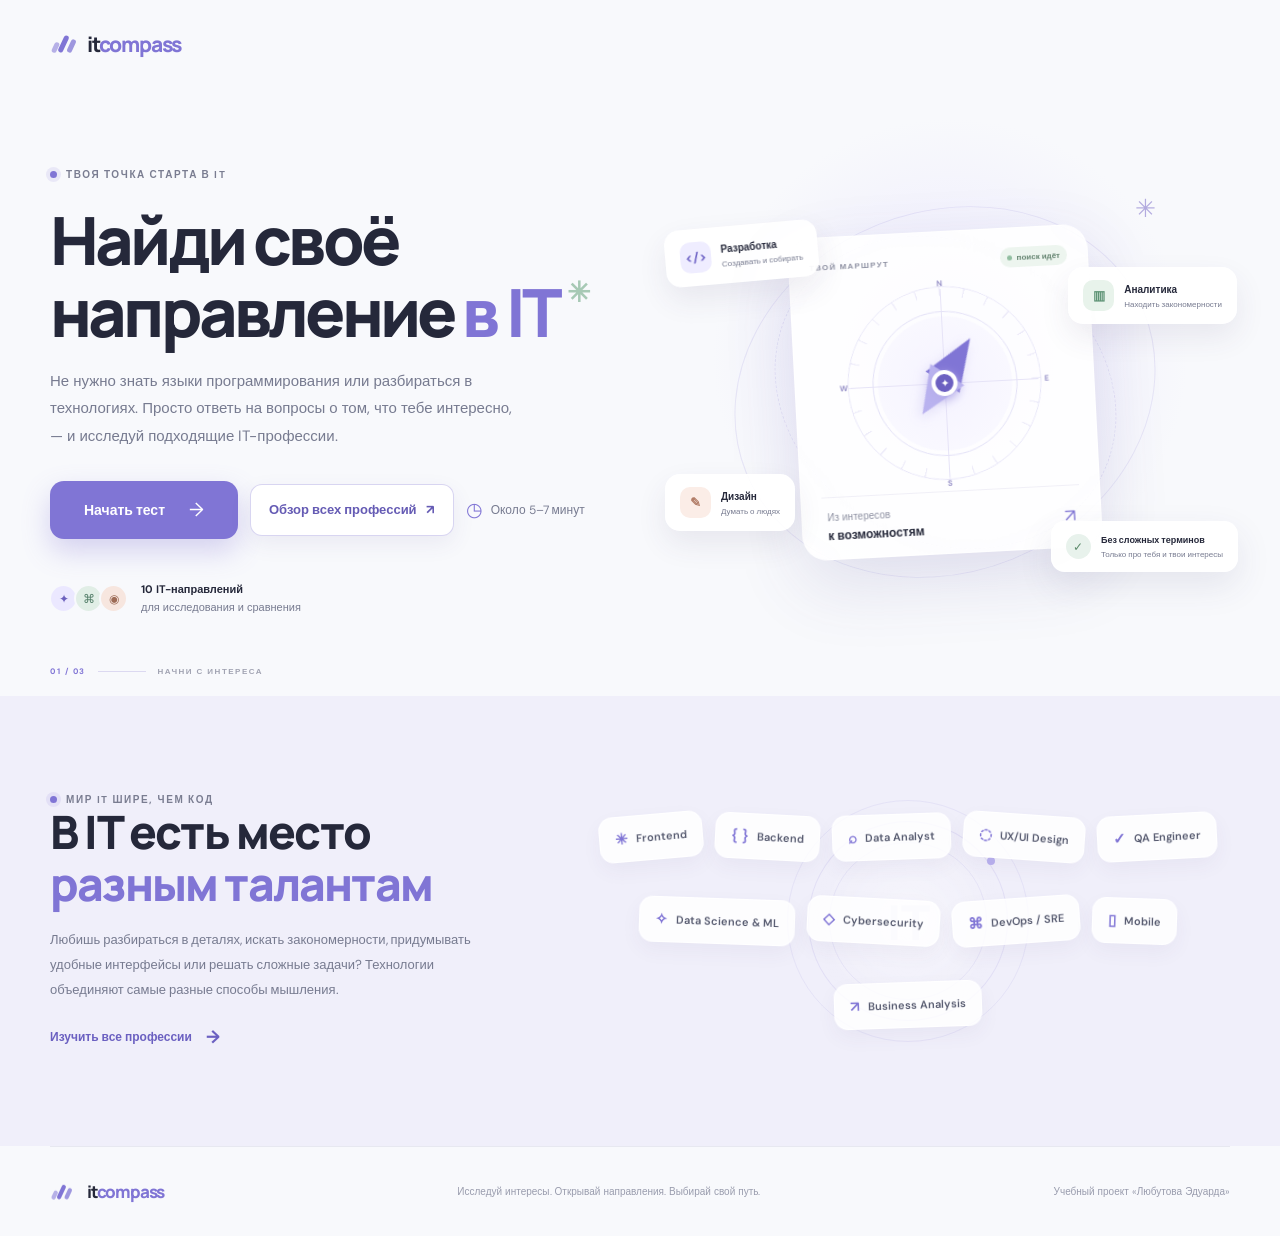
<file: index.html>
<!DOCTYPE html>
<html lang="ru">
<head>
  <meta charset="UTF-8">
  <meta name="viewport" content="width=device-width, initial-scale=1.0">
  <meta name="description" content="IT Compass — небольшой тест, который поможет исследовать IT-направления и найти те, что ближе вашим интересам.">
  <title>IT Compass — найди своё направление в IT</title>
  <link rel="stylesheet" href="css/style.css">
  <link rel="stylesheet" href="css/mobile.css">
  <script src="js/app.js" defer></script>
</head>
<body>
  <header class="site-header">
    <a class="brand" href="#start" aria-label="IT Compass — на главный экран">
      <span class="brand-mark" aria-hidden="true"><span></span><span></span><span></span></span>
      <span>it<span class="brand-accent">compass</span></span>
    </a>
  </header>

  <main>
    <section class="hero" id="start">
      <div class="hero-copy">
        <div class="eyebrow"><span class="eyebrow-dot"></span> ТВОЯ ТОЧКА СТАРТА В IT</div>
        <h1>Найди своё<br>направление <span class="headline-accent">в IT<span class="sparkle" aria-hidden="true">✳</span></span></h1>
        <p class="hero-description">Не нужно знать языки программирования или разбираться в технологиях. Просто ответь на вопросы о том, что тебе интересно, — и исследуй подходящие IT-профессии.</p>
        <div class="hero-actions">
          <a class="button button-primary" href="quiz.html" id="start-test-button">Начать тест <span aria-hidden="true">→</span></a>
          <a class="button button-catalog" href="professions.html">Обзор всех профессий <span aria-hidden="true">↗</span></a>
          <span class="time-note"><span class="clock-icon" aria-hidden="true">◷</span> Около 5–7 минут</span>
        </div>
        <div class="hero-proof">
          <div class="avatar-stack" aria-hidden="true"><span>✦</span><span>⌘</span><span>◉</span></div>
          <p><strong>10 IT-направлений</strong><br><span>для исследования и сравнения</span></p>
        </div>
      </div>

      <div class="hero-art" aria-label="Иллюстрация с карточками IT-направлений">
        <div class="art-orbit orbit-one"></div>
        <div class="art-orbit orbit-two"></div>
        <div class="art-spark spark-one">✳</div>
        <div class="art-spark spark-two">✦</div>
        <div class="art-chip chip-code"><span class="chip-icon code-icon">&lt;/&gt;</span><span><strong>Разработка</strong><small>Создавать и собирать</small></span></div>
        <div class="art-chip chip-data"><span class="chip-icon data-icon">▥</span><span><strong>Аналитика</strong><small>Находить закономерности</small></span></div>
        <div class="art-chip chip-design"><span class="chip-icon design-icon">✎</span><span><strong>Дизайн</strong><small>Думать о людях</small></span></div>
        <div class="compass-card">
          <div class="compass-card-top"><span class="tiny-label">ТВОЙ МАРШРУТ</span><span class="status-pill"><span></span> поиск идёт</span></div>
          <div class="compass-visual">
            <div class="compass-ring ring-outer"></div>
            <div class="compass-ring ring-inner"></div>
            <div class="compass-cross cross-h"></div>
            <div class="compass-cross cross-v"></div>
            <div class="compass-needle"><span></span></div>
            <div class="compass-center">✦</div>
            <span class="compass-point point-n">N</span><span class="compass-point point-e">E</span>
            <span class="compass-point point-s">S</span><span class="compass-point point-w">W</span>
          </div>
          <div class="compass-card-bottom"><span>Из интересов</span><span class="bottom-arrow">↗</span><strong>к возможностям</strong></div>
        </div>
        <div class="floating-note"><span class="note-check">✓</span><span><strong>Без сложных терминов</strong><small>Только про тебя и твои интересы</small></span></div>
      </div>
      <div class="hero-bottom-label"><span>01 / 03</span><span class="label-line"></span><span>НАЧНИ С ИНТЕРЕСА</span></div>
    </section>



    <section class="directions-section" id="directions">
      <div class="section-shell directions-inner">
        <div class="directions-copy">
          <div class="eyebrow"><span class="eyebrow-dot"></span> МИР IT ШИРЕ, ЧЕМ КОД</div>
          <h2>В IT есть место<br><span class="headline-accent">разным талантам</span></h2>
          <p>Любишь разбираться в деталях, искать закономерности, придумывать удобные интерфейсы или решать сложные задачи? Технологии объединяют самые разные способы мышления.</p>
          <a class="text-link" href="professions.html">Изучить все профессии <span aria-hidden="true">→</span></a>
        </div>
        <div class="direction-cloud" aria-label="Примеры IT-направлений">
          <span class="direction-tag tag-frontend"><i>✳</i> Frontend</span>
          <span class="direction-tag tag-backend"><i>{ }</i> Backend</span>
          <span class="direction-tag tag-analytics"><i>⌕</i> Data Analyst</span>
          <span class="direction-tag tag-ux"><i>◌</i> UX/UI Design</span>
          <span class="direction-tag tag-qa"><i>✓</i> QA Engineer</span>
          <span class="direction-tag tag-ml"><i>✧</i> Data Science & ML</span>
          <span class="direction-tag tag-security"><i>◇</i> Cybersecurity</span>
          <span class="direction-tag tag-devops"><i>⌘</i> DevOps / SRE</span>
          <span class="direction-tag tag-mobile"><i>▯</i> Mobile</span>
          <span class="direction-tag tag-business"><i>↗</i> Business Analysis</span>
          <div class="cloud-orb" aria-hidden="true"><span>IT</span><i></i></div>
        </div>
      </div>
    </section>


  </main>

  <footer class="site-footer">
    <a class="brand footer-brand" href="#start"><span class="brand-mark" aria-hidden="true"><span></span><span></span><span></span></span><span>it<span class="brand-accent">compass</span></span></a>
    <p>Исследуй интересы. Открывай направления. Выбирай свой путь.</p>
    <span class="footer-note">Учебный проект «Любутова Эдуарда»</span>
  </footer>
</body>
</html>
</file>
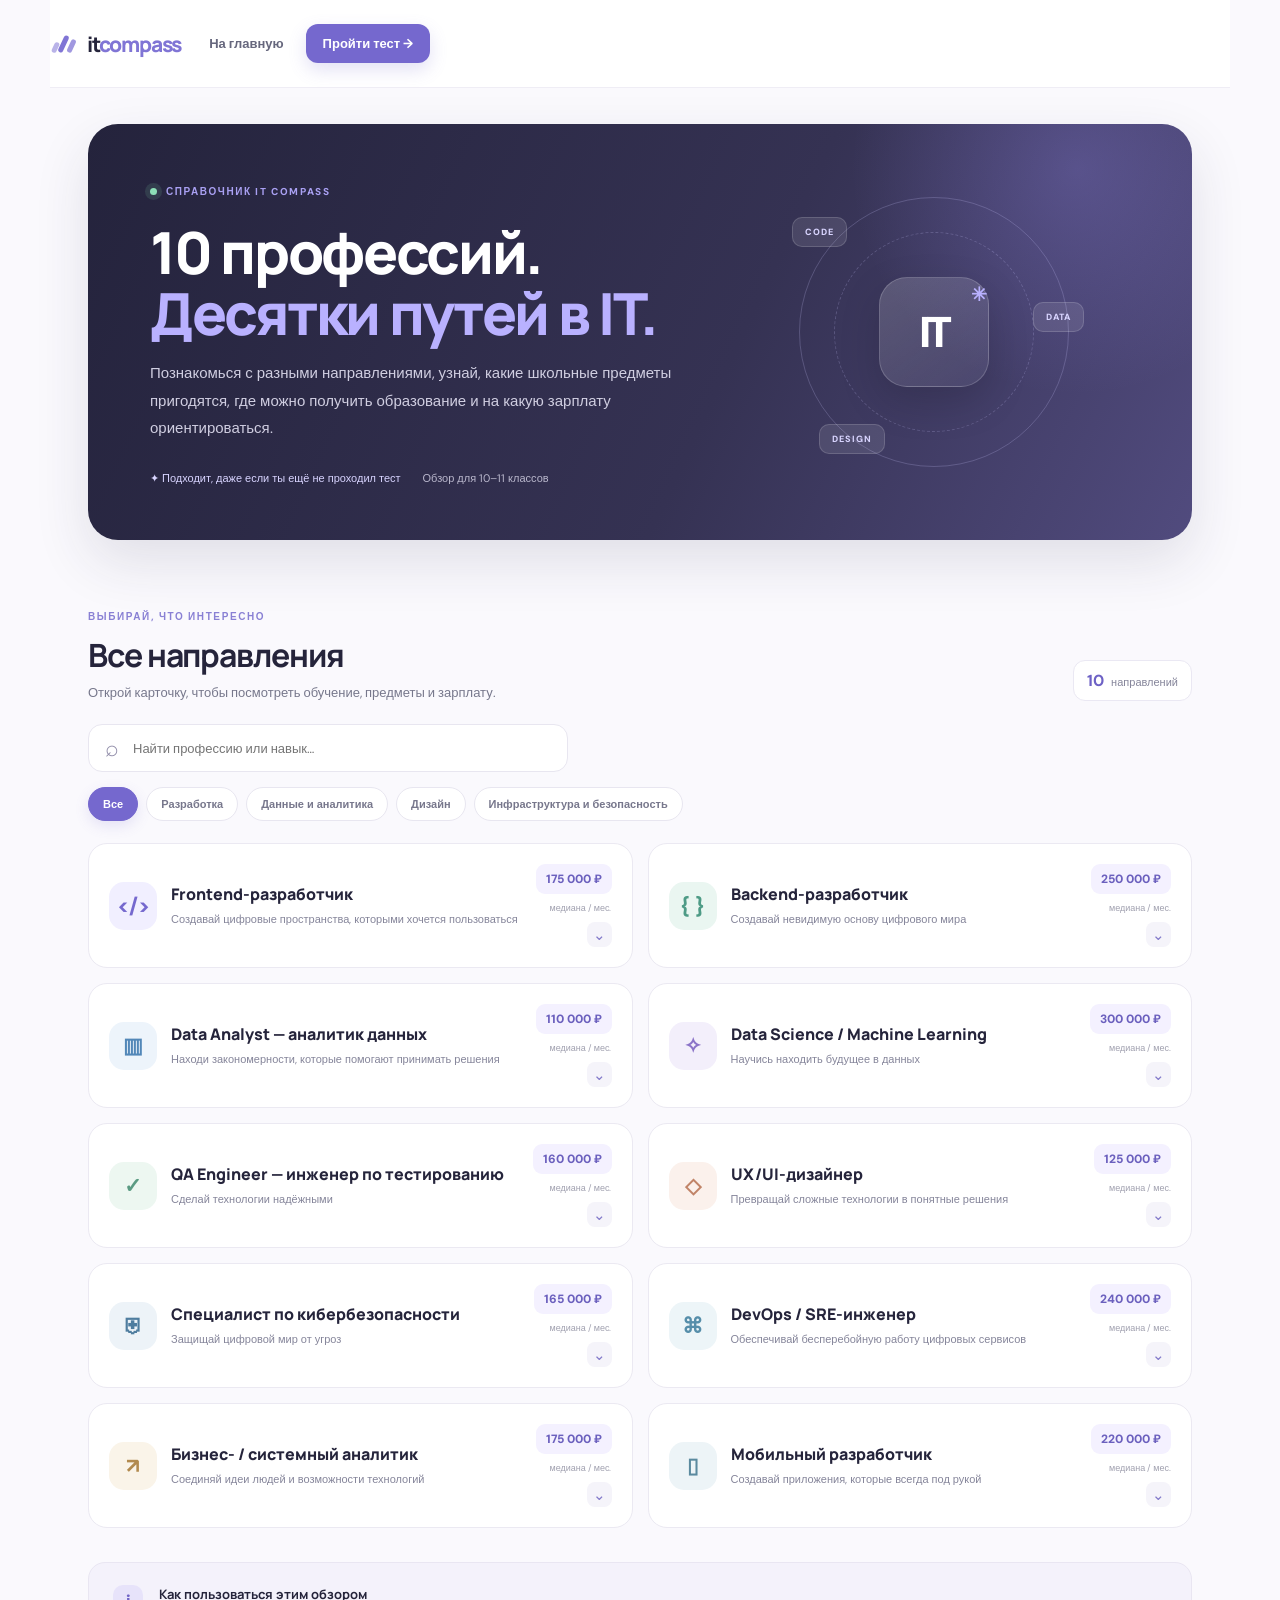
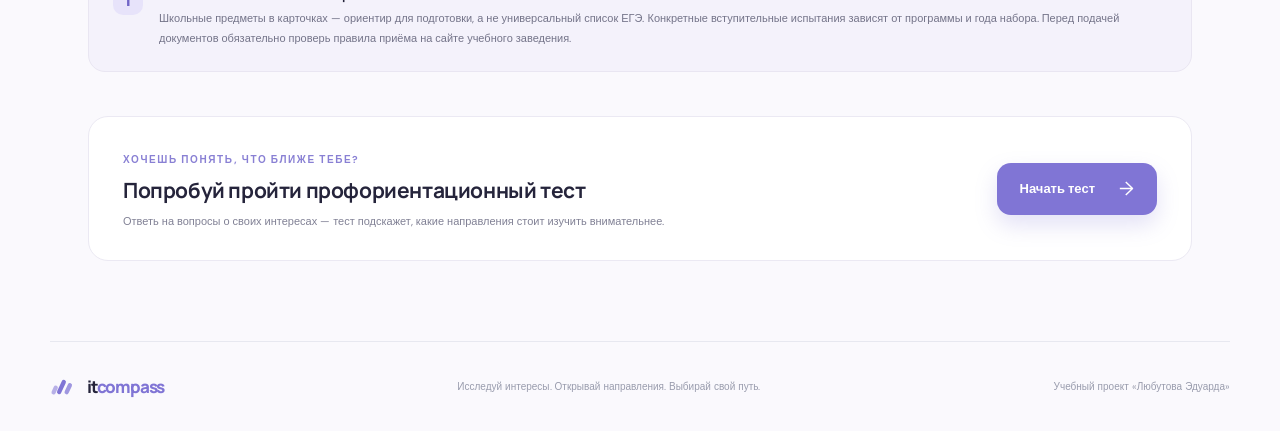
<file: professions.html>
<!DOCTYPE html>
<html lang="ru">
<head>
  <meta charset="UTF-8">
  <meta name="viewport" content="width=device-width, initial-scale=1.0">
  <meta name="description" content="Обзор 10 IT-профессий: задачи специалистов, школьные предметы, вузы и колледжи Перми, медианные зарплаты.">
  <title>Обзор IT-профессий — IT Compass</title>
  <link rel="stylesheet" href="css/style.css">
  <link rel="stylesheet" href="css/professions.css">
  <link rel="stylesheet" href="css/mobile.css">
  <script src="js/profiles.js" defer></script>
  <script src="js/professions.js" defer></script>
</head>
<body class="professions-page">
<header class="site-header">
  <a class="brand" href="index.html" aria-label="IT Compass — главная"><span class="brand-mark" aria-hidden="true"><span></span><span></span><span></span></span><span>it<span class="brand-accent">compass</span></span></a>
  <nav class="catalog-nav"><a href="index.html">На главную</a><a class="catalog-nav-cta" href="quiz.html">Пройти тест <span aria-hidden="true">→</span></a></nav>
</header>
<main class="catalog-main">
  <section class="catalog-hero">
    <div class="catalog-hero-copy">
      <span class="catalog-kicker"><i></i> СПРАВОЧНИК IT COMPASS</span>
      <h1>10 профессий.<br><span>Десятки путей в IT.</span></h1>
      <p>Познакомься с разными направлениями, узнай, какие школьные предметы пригодятся, где можно получить образование и на какую зарплату ориентироваться.</p>
      <div class="catalog-hero-meta"><span>✦ Подходит, даже если ты ещё не проходил тест</span><span>Обзор для 10–11 классов</span></div>
    </div>
    <div class="catalog-hero-art" aria-hidden="true"><div class="catalog-orbit orbit-a"></div><div class="catalog-orbit orbit-b"></div><div class="catalog-orbit-center">IT<span>✳</span></div><span class="orbit-label label-a">CODE</span><span class="orbit-label label-b">DATA</span><span class="orbit-label label-c">DESIGN</span></div>
  </section>

  <section class="catalog-explorer" aria-labelledby="catalog-title">
    <div class="explorer-heading"><div><span class="section-kicker">ВЫБИРАЙ, ЧТО ИНТЕРЕСНО</span><h2 id="catalog-title">Все направления</h2><p>Открой карточку, чтобы посмотреть обучение, предметы и зарплату.</p></div><span class="catalog-count"><strong id="visible-count">10</strong> направлений</span></div>
    <div class="catalog-tools"><label class="catalog-search"><span aria-hidden="true">⌕</span><input id="profession-search" type="search" placeholder="Найти профессию или навык…" autocomplete="off"></label><div class="filter-list" role="group" aria-label="Фильтр по типу работы"><button class="filter-chip active" data-filter="all" type="button">Все</button><button class="filter-chip" data-filter="code" type="button">Разработка</button><button class="filter-chip" data-filter="data" type="button">Данные и аналитика</button><button class="filter-chip" data-filter="design" type="button">Дизайн</button><button class="filter-chip" data-filter="infra" type="button">Инфраструктура и безопасность</button></div></div>
    <div class="profession-grid" id="profession-grid" aria-live="polite"></div>
    <div class="empty-state" id="empty-state" hidden><span>⌕</span><h3>Ничего не нашлось</h3><p>Попробуй изменить запрос или выбрать другой фильтр.</p><button type="button" id="reset-filters">Сбросить фильтры</button></div>
  </section>
  <section class="catalog-note"><div class="note-mark">i</div><div><h2>Как пользоваться этим обзором</h2><p>Школьные предметы в карточках — ориентир для подготовки, а не универсальный список ЕГЭ. Конкретные вступительные испытания зависят от программы и года набора. Перед подачей документов обязательно проверь правила приёма на сайте учебного заведения.</p></div></section>
  <section class="catalog-bottom-cta"><div><span class="section-kicker">ХОЧЕШЬ ПОНЯТЬ, ЧТО БЛИЖЕ ТЕБЕ?</span><h2>Попробуй пройти профориентационный тест</h2><p>Ответь на вопросы о своих интересах — тест подскажет, какие направления стоит изучить внимательнее.</p></div><a class="button button-primary" href="quiz.html">Начать тест <span aria-hidden="true">→</span></a></section>
</main>
<footer class="site-footer"><a class="brand footer-brand" href="index.html"><span class="brand-mark" aria-hidden="true"><span></span><span></span><span></span></span><span>it<span class="brand-accent">compass</span></span></a><p>Исследуй интересы. Открывай направления. Выбирай свой путь.</p><span class="footer-note">Учебный проект «Любутова Эдуарда»</span></footer>
</body>
</html>
</file>
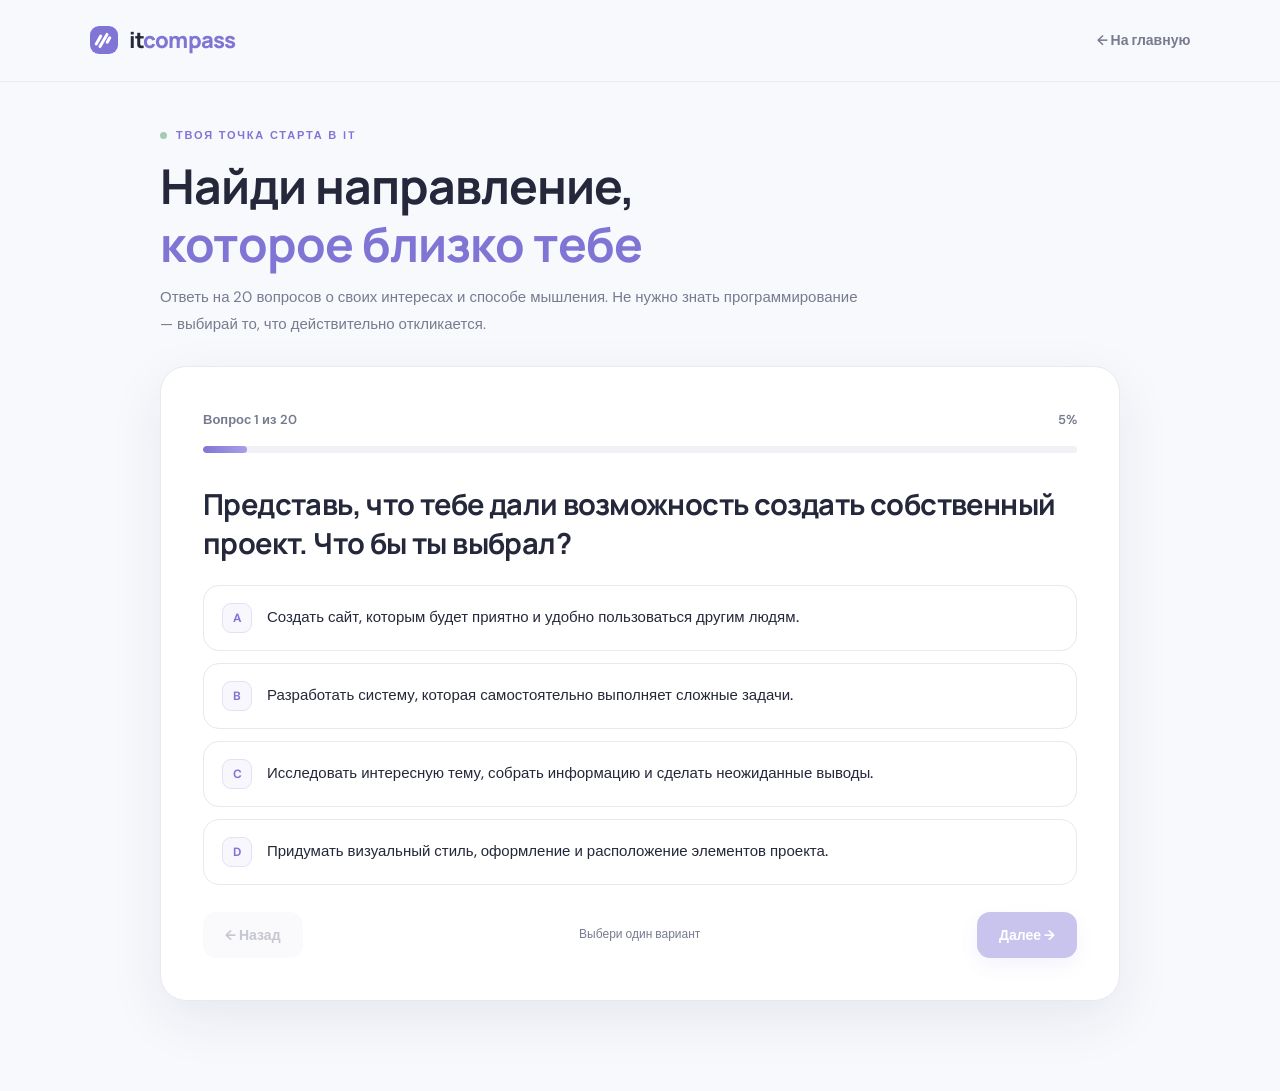
<file: quiz.html>
<!doctype html>
<html lang="ru">
<head>
<meta charset="utf-8"><meta name="viewport" content="width=device-width, initial-scale=1">
<meta name="description" content="Профориентационный тест IT Compass для учеников 10–11 классов.">
<title>IT Compass — профориентационный тест</title>
<link rel="stylesheet" href="css/quiz.css">
<link rel="stylesheet" href="css/mobile.css">
<script src="js/questions-data.js" defer></script><script src="js/scoring.js" defer></script><script src="js/profiles.js" defer></script><script src="js/quiz.js" defer></script>
</head>
<body>
<header class="site-header">
<a class="brand" href="index.html" aria-label="IT Compass — главная"><span class="brand-mark" aria-hidden="true"><span></span><span></span><span></span></span><span>it<span class="brand-accent">compass</span></span></a>
<a class="header-home" href="index.html">← На главную</a>
</header>
<main>
<section class="intro"><div class="eyebrow"><span class="eyebrow-dot"></span> ТВОЯ ТОЧКА СТАРТА В IT</div><h1>Найди направление,<br><span style="color:var(--accent)">которое близко тебе</span></h1><p>Ответь на 20 вопросов о своих интересах и способе мышления. Не нужно знать программирование — выбирай то, что действительно откликается.</p></section>
<section class="quiz-shell" id="quiz-panel" aria-live="polite">
<div class="quiz-meta"><span id="question-count">Вопрос 1 из 20</span><span id="progress-percent">5%</span></div><div class="progress-track" role="progressbar" aria-label="Прогресс теста" aria-valuemin="0" aria-valuemax="20" aria-valuenow="1" id="progress-track"><div class="progress-fill" id="progress-fill"></div></div>
<h2 class="question-title" id="question-text"></h2><div class="answers" id="answers"></div>
<div class="quiz-actions"><button class="button button-secondary" id="prev-button" type="button">← Назад</button><span class="small-note">Выбери один вариант</span><button class="button button-primary" id="next-button" type="button" disabled>Далее →</button></div>
</section>
<section class="result-shell" id="result-panel" hidden aria-live="polite"></section>
</main>
</body></html>
</file>
<file: css/style.css>
@import url('https://fonts.googleapis.com/css2?family=DM+Sans:wght@400;500;600;700&family=Manrope:wght@400;500;600;700;800&display=swap');

:root {
  --bg: #f8f9fc;
  --paper: #ffffff;
  --ink: #25283a;
  --muted: #777b90;
  --accent: #8075d5;
  --accent-dark: #6b60c1;
  --accent-pale: #eeebff;
  --green: #a7c9b5;
  --green-pale: #e8f2ec;
  --peach: #e8b7a4;
  --line: #e7e8f0;
  --shadow: 0 24px 70px rgba(54, 49, 100, .09);
  --radius-lg: 28px;
  --radius-md: 18px;
  --content: 1180px;
}

* { box-sizing: border-box; }
html { scroll-behavior: smooth; scroll-padding-top: 90px; }
body {
  margin: 0;
  color: var(--ink);
  background: var(--bg);
  font-family: 'DM Sans', sans-serif;
  -webkit-font-smoothing: antialiased;
}
a { color: inherit; text-decoration: none; }
button, a { -webkit-tap-highlight-color: transparent; }
a:focus-visible, button:focus-visible { outline: 3px solid #a39af0; outline-offset: 4px; }
.site-header {
  width: min(var(--content), calc(100% - 64px));
  height: 88px;
  margin: 0 auto;
  display: flex;
  align-items: center;
  justify-content: space-between;
  gap: 28px;
}
.brand { display: inline-flex; align-items: center; gap: 10px; font: 800 21px 'Manrope', sans-serif; letter-spacing: -1.2px; white-space: nowrap; }
.brand-accent { color: var(--accent); }
.brand-mark { display: inline-flex; align-items: end; gap: 3px; height: 24px; padding: 3px; }
.brand-mark span { width: 5px; border-radius: 5px; background: var(--accent); transform: rotate(25deg); }
.brand-mark span:nth-child(1) { height: 11px; opacity: .55; }
.brand-mark span:nth-child(2) { height: 18px; }
.brand-mark span:nth-child(3) { height: 14px; opacity: .75; }

.header-nav a { color: #686d80; font-size: 13px; font-weight: 600; transition: color .2s ease; }
.header-nav a:hover { color: var(--accent-dark); }

.header-cta:hover { transform: translateY(-2px); border-color: #c9c4f0; background: white; }
.header-cta span { color: var(--accent); font-size: 17px; }


.hero {
  position: relative;
  isolation: isolate;
  width: min(var(--content), calc(100% - 64px));
  min-height: 600px;
  margin: 8px auto 0;
  padding: 70px 0 78px;
  display: grid;
  grid-template-columns: 1fr 1fr;
  align-items: center;
  gap: 40px;
}
.hero::before { content: ""; position: absolute; z-index: -1; width: 480px; height: 480px; right: 40px; top: 20px; border-radius: 50%; background: radial-gradient(circle, rgba(229,225,255,.68), rgba(248,249,252,0) 70%); }
.hero-copy { position: relative; z-index: 2; animation: fade-up .7s ease both; }
.eyebrow { display: flex; align-items: center; gap: 9px; color: #7a7d91; font-size: 10px; font-weight: 700; letter-spacing: 1.6px; }
.eyebrow-dot { width: 7px; height: 7px; display: inline-block; background: var(--accent); border-radius: 50%; box-shadow: 0 0 0 4px rgba(128,117,213,.12); }
h1, h2, h3, p { margin-top: 0; }
h1, h2, h3 { font-family: 'Manrope', sans-serif; }
h1 { margin: 23px 0 20px; font-size: clamp(46px, 5.2vw, 70px); line-height: 1.08; letter-spacing: -3.8px; font-weight: 800; }
.headline-accent { position: relative; color: var(--accent); }
.sparkle { display: inline-block; margin-left: 8px; font-size: .42em; vertical-align: top; color: #a7c9b5; animation: sparkle 5s ease-in-out infinite; }
.hero-description { max-width: 470px; color: var(--muted); font-size: 15px; line-height: 1.85; }
.hero-actions { display: flex; align-items: center; gap: 24px; margin-top: 30px; }
.button { min-height: 52px; display: inline-flex; align-items: center; justify-content: center; gap: 24px; padding: 0 23px; border-radius: 14px; font-size: 13px; font-weight: 700; transition: transform .2s ease, box-shadow .2s ease, background .2s ease; }
.button-primary { color: white; background: var(--accent); box-shadow: 0 10px 22px rgba(128,117,213,.22); }
.button-primary:hover { transform: translateY(-3px); background: var(--accent-dark); box-shadow: 0 15px 28px rgba(128,117,213,.28); }
.button-primary span { font-size: 19px; font-weight: 400; }
.time-note { display: flex; align-items: center; gap: 8px; color: var(--muted); font-size: 12px; }
.clock-icon { font-size: 19px; color: var(--accent); }
.hero-proof { display: flex; align-items: center; gap: 13px; margin-top: 42px; }
.avatar-stack { display: flex; padding-left: 3px; }
.avatar-stack span { width: 29px; height: 29px; display: grid; place-items: center; margin-left: -4px; border: 2px solid var(--bg); border-radius: 50%; color: #6c61bd; background: #ebe8ff; font-size: 12px; }
.avatar-stack span:nth-child(2) { color: #507b66; background: #e1eee6; }
.avatar-stack span:nth-child(3) { color: #9d6b56; background: #f7e6df; }
.hero-proof p { margin: 0; color: var(--ink); font-size: 11px; line-height: 1.6; }
.hero-proof strong { font-weight: 700; }
.hero-proof p span { color: var(--muted); }

.hero-art { position: relative; min-height: 450px; display: grid; place-items: center; animation: fade-in .9s .12s ease both; }
.art-orbit { position: absolute; border: 1px solid rgba(128,117,213,.14); border-radius: 50%; }
.orbit-one { width: 430px; height: 430px; transform: rotate(-22deg) scaleY(.84); }
.orbit-two { width: 355px; height: 355px; transform: rotate(30deg) scaleY(.84); border-style: dashed; border-color: rgba(128,117,213,.17); }
.compass-card { position: relative; z-index: 2; width: 300px; padding: 19px 20px 15px; border: 1px solid rgba(255,255,255,.9); border-radius: 25px; background: rgba(255,255,255,.88); box-shadow: 0 25px 70px rgba(77,70,139,.14); backdrop-filter: blur(10px); transform: rotate(-3deg); animation: card-float 7s ease-in-out infinite; }
.compass-card-top { display: flex; align-items: center; justify-content: space-between; gap: 8px; }
.tiny-label { color: #8d90a2; font-size: 8px; letter-spacing: 1.2px; font-weight: 700; }
.status-pill { display: inline-flex; align-items: center; gap: 5px; padding: 5px 7px; border-radius: 20px; color: #63836f; background: #edf5ef; font-size: 8px; font-weight: 600; }
.status-pill span { width: 5px; height: 5px; border-radius: 50%; background: #91bea0; }
.compass-visual { position: relative; width: 210px; height: 210px; margin: 7px auto 3px; display: grid; place-items: center; }
.compass-ring { position: absolute; border-radius: 50%; }
.ring-outer { inset: 8px; border: 1px solid #e7e5f8; background: repeating-conic-gradient(from 0deg, transparent 0 14deg, rgba(128,117,213,.13) 14.5deg 15deg); mask: radial-gradient(circle, transparent 63%, black 64%); }
.ring-inner { width: 145px; height: 145px; border: 1px solid #e3e0f7; background: radial-gradient(circle, #f5f3ff 0, #f9f8ff 66%, transparent 67%); }
.compass-cross { position: absolute; background: #e6e3f7; }
.cross-h { width: 188px; height: 1px; }
.cross-v { height: 188px; width: 1px; }
.compass-needle { position: absolute; width: 74px; height: 94px; top: 53px; left: 69px; transform: rotate(35deg); filter: drop-shadow(0 5px 6px rgba(128,117,213,.2)); }
.compass-needle::before { content: ""; position: absolute; top: 0; left: 17px; border-left: 20px solid transparent; border-right: 20px solid transparent; border-bottom: 52px solid var(--accent); }
.compass-needle::after { content: ""; position: absolute; top: 43px; left: 17px; border-left: 20px solid transparent; border-right: 20px solid transparent; border-top: 47px solid #b9b2ef; }
.compass-center { position: relative; z-index: 1; width: 26px; height: 26px; display: grid; place-items: center; border: 4px solid white; border-radius: 50%; color: white; background: #6c60c1; font-size: 11px; box-shadow: 0 3px 10px #b4ade8; }
.compass-point { position: absolute; color: #9690c7; font-size: 8px; font-weight: 700; }
.point-n { top: 0; }.point-e { right: 0; }.point-s { bottom: 0; }.point-w { left: 0; }
.compass-card-bottom { display: grid; grid-template-columns: 1fr auto; gap: 4px 8px; padding: 13px 5px 0; border-top: 1px solid #f0eff7; color: #8c8fa1; font-size: 10px; }
.compass-card-bottom strong { color: var(--ink); font-size: 12px; }
.bottom-arrow { grid-column: 2; grid-row: 1 / 3; align-self: center; color: var(--accent); font-size: 18px; }
.art-chip { position: absolute; z-index: 3; display: flex; align-items: center; gap: 10px; padding: 12px 14px; border: 1px solid rgba(255,255,255,.9); border-radius: 15px; background: rgba(255,255,255,.94); box-shadow: 0 13px 30px rgba(61,57,105,.09); animation: chip-float 6s ease-in-out infinite; }
.art-chip strong, .art-chip small, .floating-note strong, .floating-note small { display: block; white-space: nowrap; }
.art-chip strong { font-size: 10px; }
.art-chip small { margin-top: 3px; color: var(--muted); font-size: 8px; }
.chip-icon { width: 31px; height: 31px; display: grid; place-items: center; border-radius: 10px; font-size: 13px; font-weight: 700; }
.code-icon { color: #7166c7; background: #efedff; }
.data-icon { color: #5f9476; background: #e8f3eb; }
.design-icon { color: #b27d68; background: #fbede7; }
.chip-code { top: 58px; left: 5px; transform: rotate(-5deg); }
.chip-data { top: 100px; right: -7px; animation-delay: -1.7s; }
.chip-design { bottom: 86px; left: 5px; animation-delay: -3s; }
.floating-note { position: absolute; z-index: 4; right: -8px; bottom: 45px; display: flex; align-items: center; gap: 10px; padding: 12px 14px; border: 1px solid rgba(255,255,255,.95); border-radius: 14px; background: rgba(255,255,255,.95); box-shadow: 0 14px 35px rgba(61,57,105,.1); animation: chip-float 6.5s -2s ease-in-out infinite; }
.note-check { width: 25px; height: 25px; display: grid; place-items: center; border-radius: 50%; color: #5c8b6b; background: var(--green-pale); font-size: 12px; }
.floating-note strong { font-size: 9px; }
.floating-note small { margin-top: 3px; color: var(--muted); font-size: 8px; }
.art-spark { position: absolute; color: #b3abdF; }
.spark-one { top: 25px; right: 74px; font-size: 25px; animation: sparkle 4s infinite; }
.spark-two { bottom: 64px; right: 54px; color: #b5d4c1; font-size: 20px; animation: sparkle 5s -2s infinite; }
.hero-bottom-label { position: absolute; bottom: 20px; left: 0; display: flex; align-items: center; gap: 12px; color: #a1a3b2; font-size: 8px; letter-spacing: 1.5px; font-weight: 700; }
.hero-bottom-label span:first-child { color: var(--accent); }
.label-line { width: 48px; height: 1px; background: #dcd9f1; }




.section-heading > p { max-width: 390px; margin-bottom: 4px; color: var(--muted); font-size: 13px; line-height: 1.8; }


.step-card:hover { transform: translateY(-5px); border-color: #d9d4f5; box-shadow: 0 18px 40px rgba(54,49,100,.06); }

















.directions-section { overflow: hidden; background: #f0effa; }
.directions-inner { min-height: 430px; display: grid; grid-template-columns: .85fr 1.15fr; align-items: center; gap: 60px; padding-top: 75px; padding-bottom: 75px; }
.directions-copy h2 {
  max-width: 470px;
  margin: 0 0 18px;
  color: var(--ink);
  font-size: clamp(34px, 3.6vw, 46px);
  font-weight: 800;
  line-height: 1.14;
  letter-spacing: -1.8px;
}
.directions-copy p { max-width: 430px; margin-bottom: 23px; color: #777b90; font-size: 13px; line-height: 1.9; }
.text-link { display: inline-flex; align-items: center; gap: 14px; color: var(--accent-dark); font-size: 12px; font-weight: 700; }
.text-link span { font-size: 18px; transition: transform .2s; }
.text-link:hover span { transform: translateX(4px); }
.direction-cloud { position: relative; min-height: 300px; display: flex; align-items: center; justify-content: center; flex-wrap: wrap; gap: 12px; padding: 30px 8px; }
.direction-tag { position: relative; z-index: 2; display: inline-flex; align-items: center; gap: 8px; padding: 12px 15px; border: 1px solid rgba(255,255,255,.95); border-radius: 14px; background: rgba(255,255,255,.83); box-shadow: 0 8px 20px rgba(69,65,117,.05); color: #55596e; font-size: 11px; font-weight: 600; transition: transform .22s ease, box-shadow .22s ease; animation: tag-in .7s both; }
.direction-tag:hover { transform: translateY(-4px) rotate(0deg) !important; box-shadow: 0 13px 24px rgba(69,65,117,.1); }
.direction-tag i { font-style: normal; color: var(--accent); font-size: 15px; }
.tag-frontend { transform: rotate(-5deg); }.tag-backend { transform: rotate(3deg); animation-delay: .08s; }.tag-analytics { transform: rotate(-2deg); animation-delay: .12s; }
.tag-ux { transform: rotate(4deg); animation-delay: .16s; }.tag-qa { transform: rotate(-3deg); animation-delay: .2s; }.tag-ml { transform: rotate(2deg); animation-delay: .24s; }
.tag-security { transform: rotate(3deg); animation-delay: .28s; }.tag-devops { transform: rotate(-4deg); animation-delay: .32s; }.tag-mobile { transform: rotate(2deg); animation-delay: .36s; }.tag-business { transform: rotate(-2deg); animation-delay: .4s; }
.cloud-orb { position: absolute; z-index: 1; top: 50%; left: 50%; width: 200px; height: 200px; display: grid; place-items: center; border: 1px solid rgba(128,117,213,.13); border-radius: 50%; transform: translate(-50%,-50%); background: radial-gradient(circle, rgba(255,255,255,.45), rgba(255,255,255,0) 68%); color: rgba(128,117,213,.13); font: 800 48px 'Manrope',sans-serif; pointer-events: none; }
.cloud-orb::before, .cloud-orb::after { content: ""; position: absolute; border: 1px solid rgba(128,117,213,.1); border-radius: 50%; }
.cloud-orb::before { inset: -22px; }.cloud-orb::after { inset: 20px; }.cloud-orb i { position: absolute; width: 8px; height: 8px; right: 12px; top: 35px; border-radius: 50%; background: #b9b1ef; }







.site-footer { width: min(var(--content), calc(100% - 64px)); min-height: 90px; display: flex; align-items: center; justify-content: space-between; gap: 20px; margin: 0 auto; border-top: 1px solid var(--line); }
.footer-brand { font-size: 17px; }
.footer-brand .brand-mark { transform: scale(.85); transform-origin: left center; }
.site-footer p, .footer-note { margin: 0; color: #999cad; font-size: 10px; }
.footer-note { white-space: nowrap; }

@keyframes fade-up { from { opacity: 0; transform: translateY(16px); } to { opacity: 1; transform: translateY(0); } }
@keyframes fade-in { from { opacity: 0; } to { opacity: 1; } }
@keyframes sparkle { 0%, 100% { opacity: .65; transform: rotate(0deg) scale(1); } 50% { opacity: 1; transform: rotate(25deg) scale(1.12); } }
@keyframes card-float { 0%,100% { translate: 0 0; } 50% { translate: 0 -7px; } }
@keyframes chip-float { 0%,100% { translate: 0 0; } 50% { translate: 0 -8px; } }
@keyframes tag-in { from { opacity: 0; translate: 0 9px; } to { opacity: 1; translate: 0 0; } }

@media (max-width: 980px) {
  .site-header, .hero, .section-shell, .site-footer { width: min(100% - 44px, var(--content)); }
  .hero { gap: 15px; min-height: 560px; }
  h1 { font-size: clamp(43px, 6vw, 60px); }
  .hero-art { transform: scale(.9); transform-origin: center; }
  .chip-data, .floating-note { right: -22px; }
  .directions-inner { gap: 25px; }
  
}
@media (max-width: 720px) {
  .site-header { height: 74px; width: calc(100% - 36px); }
  .header-nav, 
  
  .menu-toggle span { width: 17px; height: 2px; border-radius: 2px; background: var(--ink); }
  .header-nav.is-open { position: absolute; z-index: 10; top: 65px; right: 18px; left: 18px; display: flex; flex-direction: column; gap: 0; margin: 0; padding: 8px; border: 1px solid var(--line); border-radius: 16px; background: white; box-shadow: var(--shadow); }
  .header-nav.is-open a { padding: 14px; }
  .hero { width: calc(100% - 36px); display: flex; flex-direction: column; align-items: stretch; gap: 0; padding: 50px 0 60px; }
  .hero::before { width: 340px; height: 340px; right: -60px; top: 380px; }
  h1 { margin-top: 20px; font-size: clamp(43px, 11vw, 60px); letter-spacing: -2.7px; }
  .hero-description { font-size: 14px; line-height: 1.75; }
  .hero-actions { flex-wrap: wrap; gap: 15px; margin-top: 25px; }
  .hero-proof { margin-top: 27px; }
  .hero-art { min-height: 385px; margin: 15px -8px 0; transform: scale(.86); transform-origin: top center; width: calc(100% + 16px); }
  .hero-bottom-label { bottom: 8px; }
  .section-shell, .site-footer { width: calc(100% - 36px); }
  
  
  .section-heading h2, .directions-copy h2 { font-size: 34px; }
  .section-heading > p { margin-top: 16px; }
  
  
  
  .directions-inner { grid-template-columns: 1fr; gap: 12px; padding-top: 65px; padding-bottom: 55px; }
  .direction-cloud { min-height: 270px; gap: 9px; padding: 22px 0; }
  .direction-tag { padding: 10px 11px; font-size: 10px; }
  .cloud-orb { width: 170px; height: 170px; }
  
  
  
  
  .site-footer { min-height: 130px; flex-wrap: wrap; justify-content: space-between; gap: 10px; padding: 22px 0; }
  .site-footer p { order: 3; width: 100%; }
}
@media (max-width: 390px) {
  .hero-art { transform: scale(.76); min-height: 345px; margin-left: -20px; width: calc(100% + 40px); }
  .time-note { font-size: 11px; }
  
}
@media (prefers-reduced-motion: reduce) {
  *, *::before, *::after { scroll-behavior: auto !important; animation-duration: .01ms !important; animation-iteration-count: 1 !important; transition-duration: .01ms !important; }
}


/* Обновление по замечаниям: в шапке остался только логотип. */
.site-header {
  justify-content: flex-start;
}
.header-nav, .header-cta, .menu-toggle { display: none !important; }
.hero-actions .button-primary {
  min-width: 188px;
  min-height: 58px;
  padding: 0 27px;
  font-size: 14px;
  box-shadow: 0 12px 28px rgba(128,117,213,.30);
}
.hero-actions .button-primary:hover {
  box-shadow: 0 17px 34px rgba(128,117,213,.36);
}
@media (max-width: 720px) {
  .site-header { justify-content: flex-start; }
}

/* Контейнер секции с IT-направлениями */
.section-shell {
  width: min(var(--content), calc(100% - 64px));
  margin: 0 auto;
}
@media (max-width: 980px) {
  .section-shell { width: min(100% - 44px, var(--content)); }
}
@media (max-width: 720px) {
  .section-shell { width: calc(100% - 36px); }
}

/* Доступ к открытому каталогу профессий с главной страницы */
.hero-actions{flex-wrap:wrap;gap:12px}
.button-catalog{display:inline-flex;align-items:center;gap:9px;padding:14px 18px;border:1px solid rgba(117,104,206,.28);border-radius:12px;background:#fff;color:#655bb4;text-decoration:none;font-size:13px;font-weight:800;box-shadow:0 8px 22px rgba(72,64,138,.08);transition:transform .2s,box-shadow .2s,border-color .2s}
.button-catalog:hover{transform:translateY(-2px);border-color:#a79ee8;box-shadow:0 12px 26px rgba(72,64,138,.13)}
@media(max-width:560px){.hero-actions .button-catalog{width:100%;justify-content:center}}
</file>
<file: css/mobile.css>
/* IT Compass — общие улучшения адаптивности */
html { -webkit-text-size-adjust: 100%; text-size-adjust: 100%; }
body { min-width: 320px; overflow-x: hidden; }
img, svg, video, canvas { max-width: 100%; height: auto; }
button, input, a { -webkit-tap-highlight-color: transparent; }
button, .button, summary { touch-action: manipulation; }
a:focus-visible, button:focus-visible, summary:focus-visible, input:focus-visible {
  outline: 3px solid rgba(128,117,213,.35);
  outline-offset: 3px;
}
@media (max-width: 760px) {
  .site-header { padding-left: max(18px, env(safe-area-inset-left)); padding-right: max(18px, env(safe-area-inset-right)); }
  .site-footer { padding-bottom: max(22px, env(safe-area-inset-bottom)); }
}
@media (max-width: 600px) {
  /* Главная */
  .hero { min-height: 0; padding-top: 38px; padding-bottom: 48px; }
  .hero-copy { min-width: 0; }
  .eyebrow { font-size: 9px; letter-spacing: 1.25px; }
  .hero-actions { align-items: stretch; }
  .hero-actions .button-primary, .hero-actions .button-catalog { width: 100%; min-height: 52px; justify-content: center; }
  .time-note { align-self: center; }
  .hero-art {
    transform: none !important; width: 100%; min-height: 300px;
    height: 300px; margin: 10px 0 0; overflow: visible;
  }
  .compass-card { width: min(270px, 78vw); left: 50%; transform: translateX(-50%); }
  .chip-code { left: 0; top: 34px; }
  .chip-data { right: 0; top: 88px; }
  .chip-design { left: 0; bottom: 52px; }
  .floating-note { right: 0; bottom: 8px; max-width: 210px; }
  .hero-bottom-label { display: none; }
  .directions-inner { min-height: 0; }
  .direction-cloud { min-height: 230px; }
  .direction-tag { max-width: 100%; white-space: normal; }
  .cloud-orb { width: 145px; height: 145px; }
  .site-footer { align-items: flex-start; }
  .footer-note { white-space: normal; }
  /* Каталог */
  .catalog-main { padding-left: 14px; padding-right: 14px; }
  .catalog-hero { min-width: 0; }
  .catalog-hero h1 { overflow-wrap: anywhere; }
  .catalog-hero-art { max-width: 100%; }
  .explorer-heading { flex-wrap: wrap; }
  .catalog-count { margin-top: 0; }
  .catalog-tools { min-width: 0; }
  .catalog-search { width: 100%; min-width: 0; }
  .catalog-search input { min-width: 0; font-size: 16px; }
  .filter-list { display: grid; grid-template-columns: repeat(2,minmax(0,1fr)); }
  .filter-chip { min-height: 40px; line-height: 1.35; }
  .profession-summary { grid-template-columns: 40px minmax(0,1fr); }
  .profession-summary-side { grid-column: 2; flex-direction: row; align-items: center; justify-content: flex-start; flex-wrap: wrap; }
  .salary-caption { display: none; }
  .profession-name, .profession-tagline { overflow-wrap: anywhere; }
  .profession-details { min-width: 0; }
  .study-list li, .profession-description, .career-tip { overflow-wrap: anywhere; }
  .catalog-note { align-items: flex-start; }
  .catalog-bottom-cta { min-width: 0; }
  /* Тест и результат */
  main { width: calc(100% - 28px); margin-top: 25px; margin-bottom: 52px; }
  .intro { margin-bottom: 22px; }
  .intro h1 { font-size: clamp(29px, 8.3vw, 39px); letter-spacing: -1.2px; }
  .intro p { font-size: 14px; }
  .quiz-shell, .result-shell { padding: 19px 15px; border-radius: 19px; }
  .quiz-meta { font-size: 12px; }
  .progress-track { margin-bottom: 24px; }
  .question-title { font-size: clamp(20px, 5.8vw, 25px); overflow-wrap: anywhere; }
  .answers { gap: 9px; }
  .answer { min-height: 56px; padding: 14px 13px; gap: 11px; font-size: 14px; }
  .answer-letter { flex-basis: 28px; height: 28px; }
  .quiz-actions { display: grid; grid-template-columns: 1fr 1fr; gap: 10px; }
  .quiz-actions .small-note { grid-column: 1 / -1; grid-row: 1; text-align: center; }
  .quiz-actions .button { width: 100%; min-height: 48px; padding: 12px 10px; font-size: 13px; }
  .result-hero { min-width: 0; }
  .result-hero-copy { overflow-wrap: anywhere; }
  .result-hero-copy .result-title { font-size: clamp(27px, 8vw, 34px); letter-spacing: -1px; }
  .result-hero-chips { gap: 6px; }
  .result-hero-chips span { font-size: 10px; }
  .result-profile.result-feature { min-width: 0; }
  .result-feature .detail-card summary { grid-template-columns: 38px minmax(0,1fr) 27px; }
  .result-feature .detail-heading { overflow-wrap: anywhere; }
  .result-feature .detail-body { padding-left: 16px; padding-right: 16px; }
  .result-feature .detail-card-salary .detail-body p.salary { max-width: 100%; white-space: normal; font-size: 18px !important; }
  .percent-section { min-width: 0; }
  .percent-row-button { grid-template-columns: minmax(0,1fr); gap: 7px; }
  .percent-name { font-size: 13px; }
  .percent-row-button .percent-track { width: 100%; }
  .percent-insight { min-width: 0; }
  .insight-body { overflow-wrap: anywhere; }
  .result-actions { display: grid; grid-template-columns: 1fr; }
  .result-actions .button { width: 100%; min-height: 48px; }
}
@media (max-width: 380px) {
  .brand { font-size: 20px; }
  .catalog-hero h1 { font-size: 32px; }
  .filter-list { grid-template-columns: 1fr; }
  .profession-summary { padding: 13px; }
  .result-shell { padding: 15px 12px; }
  .result-feature .detail-card summary { padding-left: 13px !important; padding-right: 12px !important; }
}
@media (hover: none) and (pointer: coarse) {
  .profession-card:hover, .result-feature .detail-card:hover, .button-primary:hover,
  .direction-tag:hover, .step-card:hover { transform: none; }
  .filter-chip, .button, .answer, .profession-summary, .detail-card summary { min-height: 44px; }
}
</file>
<file: css/professions.css>
.professions-page{--catalog-ink:#25243b;--catalog-muted:#77788c;--catalog-purple:#7568ce;--catalog-line:#eae8f3;background:#faf9fd;color:var(--catalog-ink)}
.professions-page .site-header{position:relative;z-index:5;background:rgba(255,255,255,.9);border-bottom:1px solid #efedf5;backdrop-filter:blur(14px)}
.catalog-nav{display:flex;align-items:center;gap:22px}.catalog-nav a{color:#66677d;text-decoration:none;font-size:13px;font-weight:700}.catalog-nav .catalog-nav-cta{padding:11px 17px;border-radius:12px;color:#fff;background:#7568ce;box-shadow:0 7px 18px rgba(117,104,206,.2)}
.catalog-main{max-width:1160px;margin:0 auto;padding:36px 28px 80px}
.catalog-hero{position:relative;display:grid;grid-template-columns:1.2fr .8fr;align-items:center;min-height:390px;padding:55px 62px;overflow:hidden;border-radius:30px;background:linear-gradient(115deg,#24233c 0%,#353253 58%,#514b7e 100%);color:#fff;box-shadow:0 22px 55px rgba(42,39,77,.12)}
.catalog-hero:after{content:"";position:absolute;width:470px;height:470px;right:-120px;top:-190px;border-radius:50%;background:radial-gradient(circle,rgba(160,147,255,.24),transparent 68%)}
.catalog-hero-copy{position:relative;z-index:2;max-width:640px}.catalog-kicker,.section-kicker{display:inline-flex;align-items:center;gap:9px;font-size:10px;font-weight:800;letter-spacing:1.6px;color:#a9a0f2}.catalog-kicker i{width:7px;height:7px;border-radius:50%;background:#8ce0b7;box-shadow:0 0 0 5px rgba(140,224,183,.12)}
.catalog-hero h1{margin:21px 0 16px;font-size:clamp(37px,5vw,58px);line-height:1.06;letter-spacing:-2.3px;color:#fff}.catalog-hero h1 span{color:#b9b1ff}.catalog-hero p{max-width:560px;margin:0;color:#d0cee1;font-size:15px;line-height:1.85}.catalog-hero-meta{display:flex;flex-wrap:wrap;gap:12px 22px;margin-top:28px;color:#b9b7cc;font-size:11px}.catalog-hero-meta span:first-child{color:#d8d4ff}
.catalog-hero-art{position:relative;z-index:1;width:300px;height:300px;justify-self:center}.catalog-orbit{position:absolute;inset:15px;border:1px solid rgba(205,199,255,.22);border-radius:50%}.orbit-b{inset:50px;border-style:dashed;transform:rotate(24deg)}.catalog-orbit-center{position:absolute;inset:95px;display:grid;place-items:center;border:1px solid rgba(255,255,255,.18);border-radius:28px;background:linear-gradient(145deg,rgba(255,255,255,.17),rgba(255,255,255,.05));font-size:43px;font-weight:900;letter-spacing:-3px;box-shadow:0 15px 40px rgba(0,0,0,.15)}.catalog-orbit-center span{position:absolute;top:4px;right:4px;color:#b9b1ff;font-size:19px}.orbit-label{position:absolute;padding:8px 12px;border:1px solid rgba(255,255,255,.15);border-radius:10px;background:rgba(255,255,255,.1);font-size:9px;font-weight:800;letter-spacing:1px;color:#d9d5ff}.label-a{top:35px;left:8px}.label-b{right:0;top:120px}.label-c{bottom:28px;left:35px}
.catalog-explorer{padding-top:64px}.explorer-heading{display:flex;justify-content:space-between;align-items:end;gap:20px;margin-bottom:23px}.explorer-heading .section-kicker,.catalog-note .section-kicker,.catalog-bottom-cta .section-kicker{color:#8980d4}.explorer-heading h2{margin:8px 0 7px;font-size:32px;letter-spacing:-1.1px}.explorer-heading p{margin:0;color:var(--catalog-muted);font-size:13px}.catalog-count{padding:9px 13px;border:1px solid var(--catalog-line);border-radius:12px;background:#fff;color:#85859a;font-size:11px}.catalog-count strong{color:#6d61c5;font-size:16px;margin-right:4px}
.catalog-tools{display:grid;gap:15px;margin-bottom:22px}.catalog-search{display:flex;align-items:center;gap:12px;max-width:480px;padding:0 16px;height:48px;border:1px solid #e8e6f0;border-radius:14px;background:#fff;color:#918da9}.catalog-search span{font-size:23px}.catalog-search input{width:100%;border:0;outline:0;background:transparent;color:#29283d;font:inherit;font-size:13px}.catalog-search:focus-within{border-color:#a39ae5;box-shadow:0 0 0 4px rgba(117,104,206,.08)}.filter-list{display:flex;flex-wrap:wrap;gap:8px}.filter-chip{padding:9px 14px;border:1px solid #e8e6f0;border-radius:999px;background:#fff;color:#77778c;font:inherit;font-size:11px;font-weight:700;cursor:pointer;transition:.18s}.filter-chip:hover{border-color:#c7c1f0;color:#665bb8}.filter-chip.active{border-color:#7568ce;background:#7568ce;color:#fff;box-shadow:0 5px 14px rgba(117,104,206,.16)}
.profession-grid{display:grid;grid-template-columns:repeat(2,minmax(0,1fr));gap:15px}.profession-card{position:relative;overflow:hidden;border:1px solid #ebe9f2;border-radius:19px;background:#fff;transition:transform .2s,border-color .2s,box-shadow .2s}.profession-card:hover{transform:translateY(-3px);border-color:#d8d3f3;box-shadow:0 14px 30px rgba(47,43,85,.07)}.profession-card[open]{border-color:#d6d0f1;box-shadow:0 12px 28px rgba(47,43,85,.06)}.profession-summary{display:grid;grid-template-columns:48px minmax(0,1fr) auto;align-items:center;gap:14px;padding:20px;list-style:none;cursor:pointer}.profession-summary::-webkit-details-marker{display:none}.profession-icon{display:grid;place-items:center;width:48px;height:48px;border-radius:15px;background:var(--soft);color:var(--accent);font-size:21px;font-weight:800}.profession-name{margin:0 0 5px;font-size:16px;font-weight:800;line-height:1.35}.profession-tagline{margin:0;color:#85859a;font-size:11px;line-height:1.5}.profession-summary-side{display:flex;flex-direction:column;align-items:flex-end;gap:8px}.salary-pill{padding:7px 10px;border-radius:9px;background:#f4f1ff;color:#6b60be;font-size:12px;font-weight:800;white-space:nowrap}.salary-caption{font-size:9px;color:#a0a0af}.open-indicator{display:grid;place-items:center;width:25px;height:25px;border-radius:8px;background:#f5f4fa;color:#8178c9;font-size:15px;transition:transform .2s}.profession-card[open] .open-indicator{transform:rotate(180deg);background:#eeebff}
.profession-details{padding:0 20px 20px;border-top:1px solid #f0eef6}.profession-description{margin:17px 0 19px;color:#62647a;font-size:12px;line-height:1.8}.detail-columns{display:grid;grid-template-columns:1fr 1fr;gap:12px}.detail-panel{padding:14px;border-radius:13px;background:#faf9fd}.detail-panel h4{display:flex;align-items:center;gap:7px;margin:0 0 10px;color:#4e4a78;font-size:11px;font-weight:800}.detail-panel h4 span{font-size:14px}.subject-tags{display:flex;flex-wrap:wrap;gap:6px}.subject-tag{padding:6px 8px;border:1px solid #e9e6f4;border-radius:8px;background:#fff;color:#5e5d72;font-size:10px;font-weight:700}.subject-note{margin:9px 0 0;color:#9291a2;font-size:10px;line-height:1.6}.study-list{display:grid;gap:9px;margin:0;padding:0;list-style:none}.study-list li{font-size:10px;line-height:1.6;color:#66677d}.study-list strong{display:block;color:#39384e;font-size:10px}.study-list a{color:#7165c7;text-decoration:none;font-weight:700}.study-list a:hover{text-decoration:underline}.study-level{display:inline-block;margin:0 0 8px;padding:5px 8px;border-radius:7px;background:#eeebff;color:#6b60be;font-size:9px;font-weight:800}.career-tip{margin-top:12px;padding:13px 14px;border-left:3px solid var(--accent);border-radius:0 10px 10px 0;background:var(--soft);color:#65657a;font-size:10px;line-height:1.7}.career-tip strong{color:#414057}.salary-source{display:flex;flex-wrap:wrap;justify-content:space-between;gap:8px;margin-top:13px;color:#9998a8;font-size:9px}.salary-source a{color:#7469c7;text-decoration:none;font-weight:700}
.empty-state{padding:45px 20px;text-align:center;border:1px dashed #dcd8eb;border-radius:18px;background:#fff}.empty-state>span{font-size:28px;color:#8b82d5}.empty-state h3{margin:8px 0;font-size:18px}.empty-state p{color:#88889a;font-size:12px}.empty-state button{margin-top:8px;padding:9px 14px;border:0;border-radius:10px;background:#7568ce;color:#fff;font:inherit;font-size:11px;font-weight:700;cursor:pointer}
.catalog-note{display:flex;gap:16px;margin-top:34px;padding:22px 24px;border:1px solid #e9e6f2;border-radius:17px;background:#f4f2fb}.note-mark{flex:0 0 30px;display:grid;place-items:center;width:30px;height:30px;border-radius:10px;background:#e7e3fa;color:#7165c7;font-weight:900}.catalog-note h2{margin:0 0 6px;font-size:13px}.catalog-note p{margin:0;color:#747489;font-size:11px;line-height:1.8}.catalog-bottom-cta{display:flex;align-items:center;justify-content:space-between;gap:25px;margin-top:44px;padding:30px 34px;border-radius:20px;background:#fff;border:1px solid #ebe9f3}.catalog-bottom-cta h2{margin:8px 0;font-size:21px;letter-spacing:-.4px}.catalog-bottom-cta p{max-width:620px;margin:0;color:#818195;font-size:11px;line-height:1.7}.catalog-bottom-cta .button{flex-shrink:0;text-decoration:none;white-space:nowrap}.professions-page .site-footer{margin-top:0}
@media(max-width:760px){.catalog-main{padding:20px 16px 55px}.catalog-hero{grid-template-columns:1fr;min-height:auto;padding:37px 28px 25px;border-radius:23px}.catalog-hero h1{font-size:42px}.catalog-hero-art{width:210px;height:210px;margin-top:16px}.catalog-orbit-center{inset:68px;font-size:32px;border-radius:21px}.catalog-hero-art .orbit-b{inset:35px}.catalog-hero-art .catalog-orbit{inset:8px}.explorer-heading h2{font-size:27px}.profession-grid{grid-template-columns:1fr}.catalog-bottom-cta{align-items:flex-start;flex-direction:column;padding:25px}.catalog-bottom-cta .button{width:100%;text-align:center}.catalog-nav{gap:12px}.catalog-nav a{font-size:11px}}
@media(max-width:520px){.catalog-nav>a:first-child{display:none}.catalog-hero{padding:31px 21px 19px}.catalog-hero h1{font-size:36px;letter-spacing:-1.5px}.catalog-hero p{font-size:13px}.catalog-hero-meta{flex-direction:column;gap:8px}.explorer-heading{align-items:flex-start}.catalog-count{margin-top:12px;white-space:nowrap}.catalog-search{max-width:none}.filter-list{gap:6px}.filter-chip{padding:8px 11px;font-size:10px}.profession-summary{grid-template-columns:42px minmax(0,1fr) auto;gap:10px;padding:15px}.profession-icon{width:42px;height:42px;border-radius:13px}.profession-name{font-size:14px}.profession-tagline{font-size:10px}.salary-pill{font-size:10px;padding:6px 8px}.salary-caption{font-size:8px}.profession-details{padding:0 14px 15px}.detail-columns{grid-template-columns:1fr}.detail-panel{padding:13px}.catalog-note{padding:17px}.catalog-bottom-cta h2{font-size:19px}}
</file>
<file: css/quiz.css>
@import url('https://fonts.googleapis.com/css2?family=DM+Sans:wght@400;500;600;700&family=Manrope:wght@400;500;600;700;800&display=swap');
:root{--bg:#F8F9FC;--white:#fff;--ink:#25283A;--muted:#777B90;--accent:#8075D5;--accent-dark:#6558bd;--green:#A7C9B5;--border:#E7E8F0;--lav:#F0EEFB;--shadow:0 18px 55px rgba(42,39,83,.08)}
*{box-sizing:border-box}html{scroll-behavior:smooth}body{margin:0;background:var(--bg);color:var(--ink);font-family:'DM Sans',sans-serif;line-height:1.65}a{color:inherit;text-decoration:none}.site-header{height:82px;display:flex;align-items:center;padding:0 clamp(20px,7vw,100px);border-bottom:1px solid rgba(231,232,240,.7);background:rgba(248,249,252,.88);backdrop-filter:blur(12px)}.brand{display:flex;align-items:center;gap:11px;font-family:Manrope,sans-serif;font-weight:800;font-size:22px;letter-spacing:-.8px}.brand-accent{color:var(--accent)}.brand-mark{display:flex;align-items:center;justify-content:center;gap:2px;width:28px;height:28px;border-radius:9px;background:var(--accent)}.brand-mark span{width:3px;height:12px;background:white;border-radius:5px;transform:rotate(30deg)}.brand-mark span:nth-child(2){height:17px}.brand-mark span:nth-child(3){height:8px}.header-home{margin-left:auto;color:var(--muted);font-size:14px;font-weight:600}.header-home:hover{color:var(--accent)}
main{width:min(960px,calc(100% - 36px));margin:44px auto 90px}.eyebrow{display:flex;align-items:center;gap:9px;color:var(--accent);font-size:11px;font-weight:700;letter-spacing:1.8px;text-transform:uppercase}.eyebrow-dot{width:7px;height:7px;border-radius:50%;background:var(--green)}h1,h2,h3{font-family:Manrope,sans-serif;line-height:1.2;letter-spacing:-1px}h1{font-size:clamp(32px,5vw,48px);margin:13px 0 12px}h2{font-size:clamp(25px,3.5vw,36px);margin:0 0 14px}p{color:var(--muted)}.intro{max-width:700px;margin-bottom:28px}.intro p{font-size:15px;line-height:1.8;margin:0}
.quiz-shell,.result-shell{background:var(--white);border:1px solid var(--border);border-radius:26px;box-shadow:var(--shadow);padding:clamp(22px,4vw,42px);animation:rise .45s ease both}.quiz-meta{display:flex;justify-content:space-between;gap:14px;align-items:center;margin-bottom:15px;color:var(--muted);font-size:13px;font-weight:600}.progress-track{height:7px;background:#F0F0F6;border-radius:20px;overflow:hidden;margin-bottom:32px}.progress-fill{height:100%;width:0;background:linear-gradient(90deg,var(--accent),#A7A0E8);border-radius:20px;transition:width .45s ease}.question-title{font-size:clamp(22px,3vw,29px);line-height:1.35;letter-spacing:-.6px;margin:0 0 22px}.answers{display:grid;gap:12px}.answer{width:100%;display:flex;align-items:flex-start;gap:15px;text-align:left;border:1px solid var(--border);background:#fff;border-radius:16px;padding:17px 18px;color:var(--ink);font:500 15px/1.55 'DM Sans',sans-serif;cursor:pointer;transition:transform .18s,border-color .18s,background .18s,box-shadow .18s}.answer:hover{border-color:#C5BFF0;background:#FBFAFF;transform:translateY(-2px)}.answer.selected{border-color:var(--accent);background:var(--lav);box-shadow:0 0 0 2px rgba(128,117,213,.1)}.answer-letter{flex:0 0 30px;height:30px;border:1px solid #E4E1F5;border-radius:9px;display:grid;place-items:center;color:var(--accent);font-size:12px;font-weight:700;background:#F8F7FE}.answer.selected .answer-letter{background:var(--accent);color:white;border-color:var(--accent)}.answer-text{padding-top:3px}.quiz-actions{display:flex;justify-content:space-between;align-items:center;gap:12px;margin-top:27px}.button{border:0;display:inline-flex;justify-content:center;align-items:center;gap:10px;border-radius:13px;padding:14px 22px;font:700 14px 'DM Sans',sans-serif;cursor:pointer;transition:transform .2s,background .2s}.button-primary{background:var(--accent);color:white;box-shadow:0 8px 20px rgba(128,117,213,.2)}.button-primary:hover{background:var(--accent-dark);transform:translateY(-2px)}.button-secondary{background:#F2F2F8;color:var(--muted)}.button-secondary:hover{background:#EAE9F4;color:var(--ink)}.button:disabled{opacity:.42;cursor:not-allowed;transform:none}.small-note{font-size:12px;color:var(--muted)}
.result-shell{padding:clamp(22px,4vw,42px)}.result-kicker{color:var(--accent);font-size:11px;font-weight:700;letter-spacing:1.8px;text-transform:uppercase}.result-title{font-size:clamp(30px,4.4vw,42px);margin:10px 0 8px}.result-subtitle{margin:0 0 26px}.result-profile{background:linear-gradient(135deg,#F4F2FE,#F9FBFC);border:1px solid #E8E4FA;border-radius:20px;padding:24px;margin-bottom:28px}.profile-tag{display:inline-block;border-radius:30px;background:#E7E3FA;color:var(--accent-dark);font-size:11px;font-weight:700;letter-spacing:.7px;padding:6px 11px;margin-bottom:12px}.profile-lead{font:600 20px/1.45 Manrope,sans-serif;color:var(--ink);margin:0 0 12px}.profile-description{margin:0;color:#5F6378;font-size:14px;line-height:1.8}.profile-grid{display:grid;grid-template-columns:repeat(2,minmax(0,1fr));gap:13px;margin-top:18px}.profile-detail{background:rgba(255,255,255,.82);border:1px solid #E7E6F1;border-radius:14px;padding:16px}.profile-detail h3{font-size:14px;letter-spacing:-.2px;margin:0 0 8px}.profile-detail p{font-size:13px;line-height:1.7;margin:0}.salary{font:800 20px Manrope,sans-serif;color:var(--ink)}.profile-detail small{display:block;color:var(--muted);font-size:11px;line-height:1.6;margin-top:7px}.percent-section h2{font-size:24px;margin-bottom:8px}.percent-section>p{font-size:13px;margin:0 0 20px}.percent-list{display:grid;gap:13px}.percent-row{display:grid;grid-template-columns:minmax(150px,1.2fr) minmax(80px,2fr) 52px;gap:12px;align-items:center}.percent-name{font-size:13px;font-weight:600}.percent-track{height:9px;background:#F0F0F6;border-radius:20px;overflow:hidden}.percent-bar{height:100%;background:linear-gradient(90deg,var(--accent),#B3ACEB);border-radius:20px;transform-origin:left;animation:barin .75s ease both}.percent-value{text-align:right;font:700 13px Manrope,sans-serif;color:var(--accent-dark)}.result-actions{display:flex;gap:12px;flex-wrap:wrap;margin-top:30px}.salary-disclaimer{margin-top:18px;font-size:11px;color:#8B8DA0;line-height:1.65}.result-shell[hidden],.quiz-shell[hidden]{display:none}
@keyframes rise{from{opacity:0;transform:translateY(12px)}to{opacity:1;transform:translateY(0)}}@keyframes barin{from{transform:scaleX(0)}to{transform:scaleX(1)}}@media(max-width:650px){.site-header{height:70px;padding:0 20px}main{margin:28px auto 55px}.quiz-shell,.result-shell{border-radius:20px}.quiz-actions{flex-wrap:wrap}.quiz-actions .button{flex:1}.profile-grid{grid-template-columns:1fr}.percent-row{grid-template-columns:minmax(110px,1fr) minmax(55px,1.3fr) 42px;gap:8px}.percent-name{font-size:12px}.percent-value{font-size:12px}.result-actions .button{flex:1}}@media(prefers-reduced-motion:reduce){*,*::before,*::after{animation-duration:.01ms!important;transition-duration:.01ms!important;scroll-behavior:auto!important}}

/* Обновлённый интерактивный экран результата */
.result-shell{overflow:hidden}
.result-hero{position:relative;display:grid;grid-template-columns:190px minmax(0,1fr);align-items:center;gap:24px;padding:24px 10px 30px;margin-bottom:18px}
.result-hero:after{content:"";position:absolute;left:0;right:0;bottom:0;height:1px;background:linear-gradient(90deg,#E7E3FA,transparent)}
.result-hero-orbit{position:relative;width:164px;height:164px;border-radius:50%;display:grid;place-items:center;background:radial-gradient(circle at 35% 30%,#fff 0,#F0EDFC 48%,#E5E1FA 100%);border:1px solid #E5E0FA;box-shadow:inset 0 0 0 12px rgba(255,255,255,.38),0 12px 30px rgba(128,117,213,.12);margin:auto}
.result-hero-orbit:before,.result-hero-orbit:after{content:"";position:absolute;border:1px solid rgba(128,117,213,.23);border-radius:50%;inset:18px;transform:rotate(-25deg)}
.result-hero-orbit:after{inset:5px;transform:rotate(35deg);border-style:dashed}
.result-hero-icon{position:relative;z-index:1;width:74px;height:74px;border-radius:24px;background:linear-gradient(145deg,#9186E0,#7064C7);color:white;display:grid;place-items:center;font:700 38px Manrope,sans-serif;box-shadow:0 12px 25px rgba(112,100,199,.28);animation:iconfloat 4s ease-in-out infinite}
.orbit-dot{position:absolute;z-index:2;width:12px;height:12px;border-radius:50%;background:#A7C9B5;border:3px solid white;box-shadow:0 2px 8px #A7C9B5}
.dot-one{top:22px;right:23px}.dot-two{bottom:23px;left:20px;background:#D9B8A7}
.result-hero-copy{min-width:0}.result-hero-copy .result-title{margin:8px 0 10px}.result-hero-copy .result-subtitle{max-width:590px;margin:0 0 16px;font-size:14px;line-height:1.8}
.result-hero-chips{display:flex;flex-wrap:wrap;gap:8px}.result-hero-chips span{border:1px solid #E8E5F5;background:#FAF9FE;border-radius:30px;padding:7px 11px;font-size:11px;font-weight:700;color:#6E63BF}
.profile-grid{gap:11px}.profile-detail-fold{padding:0;overflow:hidden;background:#fff;transition:border-color .2s,box-shadow .2s}.profile-detail-fold:hover{border-color:#D3CFF0}.profile-detail-fold[open]{background:#FCFBFF;border-color:#DCD6F6;box-shadow:0 5px 18px rgba(70,60,130,.04)}
.profile-detail-fold summary{list-style:none;cursor:pointer;display:flex;align-items:center;gap:11px;padding:15px;min-height:58px}.profile-detail-fold summary::-webkit-details-marker{display:none}.detail-number{font:700 11px Manrope,sans-serif;color:#A29ACF;background:#F1EFFB;border-radius:8px;padding:6px 7px}.detail-title{font:700 13px Manrope,sans-serif;letter-spacing:-.2px;flex:1}.detail-chevron{color:#8075D5;font-size:20px;transition:transform .2s}.profile-detail-fold[open] .detail-chevron{transform:rotate(180deg)}.profile-detail-fold>p{padding:0 15px 16px;margin:0;font-size:13px;line-height:1.75}.profile-detail-fold>p.salary{font:800 22px Manrope,sans-serif;padding-top:0;color:#25283A}
.percent-section{margin-top:34px}.percent-section h2{display:flex;align-items:center;gap:10px}.percent-section h2:before{content:"";width:5px;height:26px;border-radius:4px;background:var(--accent)}
.percent-list{gap:8px}.percent-row-button{appearance:none;border:1px solid transparent;background:transparent;width:100%;text-align:left;padding:9px 10px;border-radius:12px;cursor:pointer;color:var(--ink);transition:background .2s,border-color .2s,transform .2s}.percent-row-button:hover{background:#F9F8FE;border-color:#E9E5FA;transform:translateX(2px)}.percent-row-button.is-active{background:#F2F0FC;border-color:#DDD7F6}.percent-row-button.is-active .percent-name{color:#6558BD}.percent-row-button .percent-track{height:8px}.percent-row-button .percent-bar{background:linear-gradient(90deg,#8075D5,#B7B0EB)}.percent-row-button.is-active .percent-bar{background:linear-gradient(90deg,#6558BD,#A29AE7)}
.percent-insight{display:flex;gap:15px;align-items:flex-start;margin-top:18px;padding:19px;border:1px solid #E6E2F7;border-radius:16px;background:linear-gradient(120deg,#F6F4FE,#FAFBFD);animation:rise .3s ease both}.insight-icon{flex:0 0 38px;height:38px;border-radius:12px;background:#E7E3FA;color:#7064C7;display:grid;place-items:center;font-size:22px}.insight-kicker{font-size:10px;letter-spacing:1.4px;font-weight:800;color:#8075D5}.insight-title{font:700 16px Manrope,sans-serif;margin:5px 0 6px;letter-spacing:-.3px}.insight-copy{font-size:12px;line-height:1.75;margin:0;color:#777B90}
@keyframes iconfloat{0%,100%{transform:translateY(0) rotate(-3deg)}50%{transform:translateY(-5px) rotate(3deg)}}
@media(max-width:650px){.result-hero{grid-template-columns:1fr;gap:18px;text-align:center;padding-top:8px}.result-hero-orbit{width:140px;height:140px}.result-hero-icon{width:65px;height:65px;font-size:32px;border-radius:20px}.result-hero-chips{justify-content:center}.result-hero-copy .result-title{font-size:31px}.profile-detail-fold summary{padding:13px}.profile-detail-fold>p{padding:0 13px 14px}.percent-insight{padding:14px;gap:11px}.percent-row-button{padding:8px 5px}}
@media(prefers-reduced-motion:reduce){.result-hero-icon{animation:none}}

/* Улучшенная подача результата: без цифровых маркеров и процентных подписей */
.profile-detail-fold summary{gap:12px;padding:17px 18px;min-height:62px}
.detail-title{font-size:14px}
.profile-detail-fold>p{padding:0 18px 19px;font-size:14px;line-height:1.85}
.profile-detail-fold>p.salary{font-size:22px}
.percent-row{grid-template-columns:minmax(150px,1.2fr) minmax(80px,2fr)}
.percent-value{display:none}
.percent-list{gap:9px}
.percent-insight{align-items:flex-start}
.insight-body{min-width:0;flex:1}
.insight-copy{font-size:13px;line-height:1.8}
.insight-more{display:grid;gap:9px;margin-top:13px;padding-top:12px;border-top:1px solid #E8E4F6}
.insight-more p{margin:0;color:#666A80;font-size:12px;line-height:1.75}
.insight-more strong{color:#393B50;font-weight:700}
@media(max-width:650px){.percent-row{grid-template-columns:minmax(110px,1fr) minmax(55px,1.3fr)}.profile-detail-fold>p{font-size:13px}.insight-more p{font-size:12px}}

/* Result screen visual refinement */
.result-shell{padding:clamp(20px,4vw,46px)}
.result-hero{margin:0 -8px 28px;padding:28px 22px 34px;gap:30px;border-radius:24px;background:radial-gradient(circle at 12% 15%,rgba(167,201,181,.17),transparent 27%),radial-gradient(circle at 88% 12%,rgba(128,117,213,.13),transparent 30%),linear-gradient(135deg,#FBFAFF 0%,#F5F3FD 58%,#F8FBFC 100%);border:1px solid #E9E5F8}
.result-hero:after{left:22px;right:22px}
.result-hero-orbit{width:174px;height:174px;box-shadow:inset 0 0 0 12px rgba(255,255,255,.55),0 16px 38px rgba(91,79,166,.13)}
.result-hero-copy .result-kicker{display:inline-flex;align-items:center;gap:8px;padding:7px 11px;border:1px solid #E5E0F7;border-radius:30px;background:rgba(255,255,255,.72)}
.result-hero-copy .result-kicker:before{content:"";width:7px;height:7px;border-radius:50%;background:#A7C9B5;box-shadow:0 0 0 4px rgba(167,201,181,.18)}
.result-hero-copy .result-title{font-size:clamp(34px,4.8vw,48px);line-height:1.12;letter-spacing:-1.5px}
.result-hero-copy .result-subtitle{font-size:15px;max-width:620px;color:#686C80;line-height:1.85}
.result-hero-chips span{padding:8px 13px;background:#fff;border-color:#E8E4F5;font-size:12px;box-shadow:0 3px 10px rgba(55,48,105,.035)}
.result-profile.result-feature{position:relative;overflow:hidden;padding:30px;margin:0 0 34px;border-radius:23px;background:linear-gradient(145deg,#F2F0FC 0%,#FBFAFF 52%,#F7FAFB 100%);border:1px solid #E5E0F7;box-shadow:0 12px 32px rgba(68,57,133,.055)}
.result-profile.result-feature:before{content:"";position:absolute;width:220px;height:220px;right:-90px;top:-105px;border-radius:50%;border:1px solid rgba(128,117,213,.13);box-shadow:0 0 0 18px rgba(128,117,213,.035),0 0 0 38px rgba(128,117,213,.025);pointer-events:none}
.result-feature .profile-tag{position:relative;background:#E5E0F8;color:#6558BD;padding:8px 13px}
.result-feature .profile-lead{position:relative;max-width:780px;font-size:clamp(19px,2.2vw,23px);line-height:1.5;margin-bottom:13px}
.result-feature .profile-description{position:relative;max-width:820px;font-size:15px;line-height:1.9;color:#62667B}
.result-feature .profile-grid{position:relative;grid-template-columns:repeat(2,minmax(0,1fr));gap:12px;margin-top:24px}
.result-feature .profile-detail-fold{border:1px solid rgba(226,223,241,.95);border-radius:16px;background:rgba(255,255,255,.86);box-shadow:0 4px 13px rgba(63,55,119,.025)}
.result-feature .profile-detail-fold[open]{background:#fff;border-color:#D8D1F3;box-shadow:0 8px 22px rgba(74,63,145,.075)}
.result-feature .profile-detail-fold summary{min-height:64px;padding:17px 18px}
.result-feature .detail-title{font-size:14px;line-height:1.4}
.result-feature .detail-chevron{width:27px;height:27px;display:grid;place-items:center;border-radius:9px;background:#F1EFFB;font-size:18px}
.result-feature .profile-detail-fold>p{padding:0 18px 20px;color:#64687C;font-size:14px;line-height:1.85}
.result-feature .profile-detail-fold>p.salary{font-size:21px;color:#6558BD}
.result-section-intro{margin-bottom:22px}
.result-section-kicker{display:inline-block;margin-bottom:8px;color:#8075D5;font-size:10px;font-weight:800;letter-spacing:1.7px}
.result-section-intro h2{margin:0 0 9px;font:800 clamp(23px,3vw,29px)/1.25 Manrope,sans-serif;letter-spacing:-.7px;color:#292B40}
.result-section-intro p{max-width:720px;margin:0;color:#777B90;font-size:14px;line-height:1.8}
.percent-section{margin-top:38px;padding-top:30px;border-top:1px solid #ECEAF4}
.percent-section h2:before{display:none}
.percent-list{gap:7px;padding:7px;border:1px solid #ECEAF5;border-radius:19px;background:#FBFBFE}
.percent-row-button{position:relative;grid-template-columns:minmax(150px,1.15fr) minmax(80px,2fr);gap:16px;padding:13px 15px;border:1px solid transparent;border-radius:13px}
.percent-row-button:before{content:"";width:6px;height:6px;position:absolute;left:5px;top:50%;transform:translateY(-50%);border-radius:50%;background:#D5D1E9;opacity:0}
.percent-row-button:hover{background:#fff;border-color:#E9E5F7;transform:translateX(2px)}
.percent-row-button.is-active{background:#fff;border-color:#DCD6F5;box-shadow:0 5px 15px rgba(69,59,133,.06)}
.percent-row-button.is-active:before{opacity:1;background:#8075D5}
.percent-name{font-size:14px;line-height:1.45}
.percent-row-button.is-active .percent-name{font-weight:800}
.percent-row-button .percent-track{height:9px;background:#F0EFF7}
.percent-row-button .percent-bar{border-radius:20px}
.percent-insight{position:relative;margin-top:16px;padding:24px 25px;border-radius:20px;background:linear-gradient(125deg,#F3F1FD 0%,#FBFAFF 58%,#F5F9FA 100%);border:1px solid #E4E0F5;box-shadow:0 8px 24px rgba(66,56,128,.045)}
.insight-icon{flex-basis:46px;height:46px;border-radius:15px;font-size:25px}
.insight-kicker{display:inline-block;margin:2px 0 3px}
.insight-title{font-size:20px;line-height:1.35;margin:5px 0 9px}
.insight-copy{font-size:14px;line-height:1.8;color:#686C80}
.insight-more{grid-template-columns:repeat(3,minmax(0,1fr));gap:0;margin-top:19px;padding-top:17px}
.insight-more p{padding:0 15px;font-size:13px;line-height:1.75}
.insight-more p:first-child{padding-left:0}
.insight-more p+p{border-left:1px solid #E5E1F2}
.insight-more strong{display:block;margin-bottom:5px;color:#514A83;font-size:11px;letter-spacing:.2px}
.result-actions{padding-top:22px;border-top:1px solid #ECEAF4}
.salary-disclaimer{max-width:850px;font-size:11px;line-height:1.8}
@media(max-width:760px){.result-hero{grid-template-columns:145px minmax(0,1fr);gap:20px;padding:23px 17px 28px}.result-hero-orbit{width:138px;height:138px}.result-hero-icon{width:64px;height:64px;font-size:32px}.result-feature .profile-grid{grid-template-columns:1fr}.insight-more{grid-template-columns:1fr;gap:11px}.insight-more p,.insight-more p:first-child{padding:0}.insight-more p+p{border-left:0;border-top:1px solid #E5E1F2;padding-top:11px}}
@media(max-width:560px){.result-shell{padding:18px}.result-hero{grid-template-columns:1fr;text-align:center;margin:0 -4px 22px;padding:22px 16px 25px;gap:17px}.result-hero-orbit{width:132px;height:132px}.result-hero-chips{justify-content:center}.result-hero-copy .result-title{font-size:32px}.result-hero-copy .result-subtitle{font-size:13px}.result-profile.result-feature{padding:21px 17px;border-radius:19px}.result-feature .profile-lead{font-size:19px}.result-feature .profile-description{font-size:13px}.percent-row-button{grid-template-columns:minmax(105px,1fr) minmax(55px,1.1fr);gap:10px;padding:11px 9px}.percent-name{font-size:12px}.percent-insight{padding:18px 16px;gap:12px}.insight-icon{flex-basis:38px;height:38px}.insight-title{font-size:18px}.insight-copy{font-size:13px}}


/* Переработка именно информационных карточек профессии */
.result-feature .profile-grid{
  display:grid;grid-template-columns:repeat(2,minmax(0,1fr));gap:15px;
  margin-top:28px;align-items:stretch
}
.result-feature .detail-card{
  --card-accent:#8075D5;--card-soft:#F1EFFB;
  position:relative;overflow:hidden;min-width:0;padding:0!important;
  border:1px solid #E6E2F3!important;border-radius:19px!important;
  background:linear-gradient(150deg,#FFFFFF 0%,#FBFAFF 100%)!important;
  box-shadow:0 7px 22px rgba(61,52,120,.045)!important;
  transition:transform .22s ease,border-color .22s ease,box-shadow .22s ease
}
.result-feature .detail-card:before{
  content:"";position:absolute;left:0;top:0;bottom:0;width:3px;
  background:linear-gradient(180deg,var(--card-accent),transparent 90%);opacity:.75
}
.result-feature .detail-card:hover{
  transform:translateY(-3px);border-color:#D7D0F1!important;
  box-shadow:0 13px 28px rgba(61,52,120,.085)!important
}
.result-feature .detail-card summary{
  display:grid!important;grid-template-columns:46px minmax(0,1fr) 30px;
  gap:13px!important;align-items:center;min-height:84px!important;
  padding:18px 19px 14px 21px!important;list-style:none
}
.result-feature .detail-card summary::-webkit-details-marker{display:none}
.result-feature .detail-icon{
  width:44px;height:44px;display:grid;place-items:center;border-radius:14px;
  background:var(--card-soft);color:var(--card-accent);font-size:20px;
  font-weight:700;box-shadow:inset 0 0 0 1px rgba(128,117,213,.08)
}
.result-feature .detail-heading{display:flex;flex-direction:column;gap:4px;min-width:0}
.result-feature .detail-eyebrow{
  color:var(--card-accent);font-size:9px;font-weight:800;
  letter-spacing:1.35px;line-height:1.2
}
.result-feature .detail-title{font-size:14px!important;font-weight:800;line-height:1.4;color:#292B40}
.result-feature .detail-chevron{
  width:29px!important;height:29px!important;display:grid;place-items:center;
  border-radius:10px;background:#F5F3FC;color:#8278D0;font-size:14px!important;
  transition:transform .2s ease,background .2s ease
}
.result-feature .detail-card:not([open]) .detail-chevron{transform:rotate(180deg)}
.result-feature .detail-body{padding:0 21px 22px 80px}
.result-feature .detail-body p{
  margin:0!important;padding:0!important;border:0!important;
  color:#64687D;font-size:13.5px!important;line-height:1.9!important;
  max-width: none
}
.result-feature .detail-body p:before{
  content:"";display:block;width:30px;height:2px;margin:0 0 12px;
  border-radius:2px;background:var(--card-accent);opacity:.45
}
.result-feature .detail-card-work{--card-accent:#766ACB;--card-soft:#F0EDFC}
.result-feature .detail-card-fit{--card-accent:#5C9B83;--card-soft:#EAF5F0}
.result-feature .detail-card-learn{--card-accent:#6686B9;--card-soft:#EDF2FA}
.result-feature .detail-card-salary{--card-accent:#A17B42;--card-soft:#F8F1E5;background:linear-gradient(145deg,#FFFCF5,#FFFFFF)!important}
.result-feature .detail-card-study{--card-accent:#718B9C;--card-soft:#EEF4F6}
.result-feature .detail-card-salary .detail-body p.salary{
  display:inline-block;margin:0!important;padding:13px 16px!important;
  border:1px solid #F0E4CD!important;border-radius:13px;
  background:#FBF4E8;color:#89672F;font-size:20px!important;
  font-weight:800;line-height:1.55!important
}
.result-feature .detail-card-salary .detail-body p.salary:before{display:none}
.result-feature .detail-card-salary .detail-body{padding-bottom:25px}
@media(max-width:650px){
 .result-feature .profile-grid{grid-template-columns:1fr;gap:12px}
 .result-feature .detail-card summary{grid-template-columns:42px minmax(0,1fr) 28px;padding:15px 15px 12px 17px!important;gap:11px!important}
 .result-feature .detail-icon{width:40px;height:40px}
 .result-feature .detail-body{padding:0 17px 19px 70px}
 .result-feature .detail-body p{font-size:13px!important;line-height:1.8!important}
}
@media(prefers-reduced-motion:reduce){.result-feature .detail-card{transition:none}}

.result-feature .detail-card-work .detail-icon:before{content:"▱"}
.result-feature .detail-card-fit .detail-icon:before{content:"✳"}
.result-feature .detail-card-learn .detail-icon:before{content:"⌘"}
.result-feature .detail-card-salary .detail-icon:before{content:"₽"}
.result-feature .detail-card-study .detail-icon:before{content:"⌂"}
</file>
